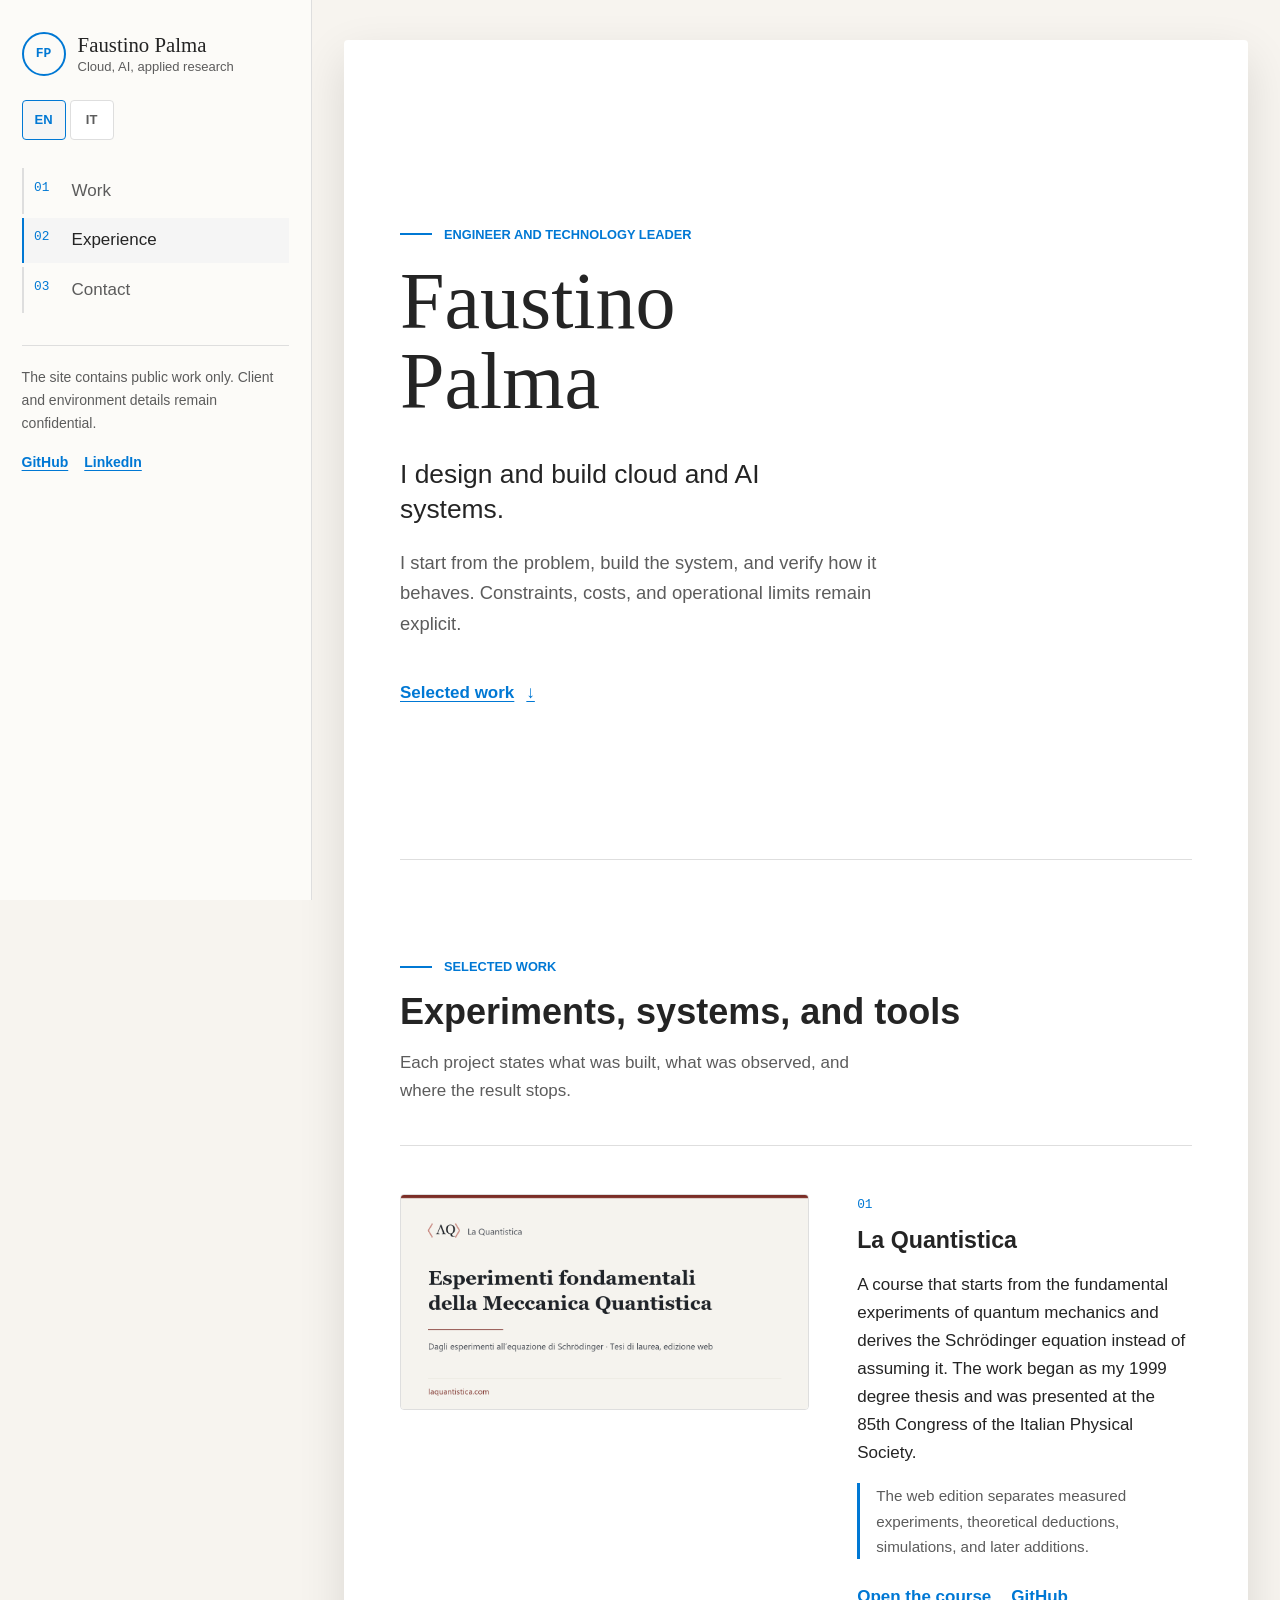
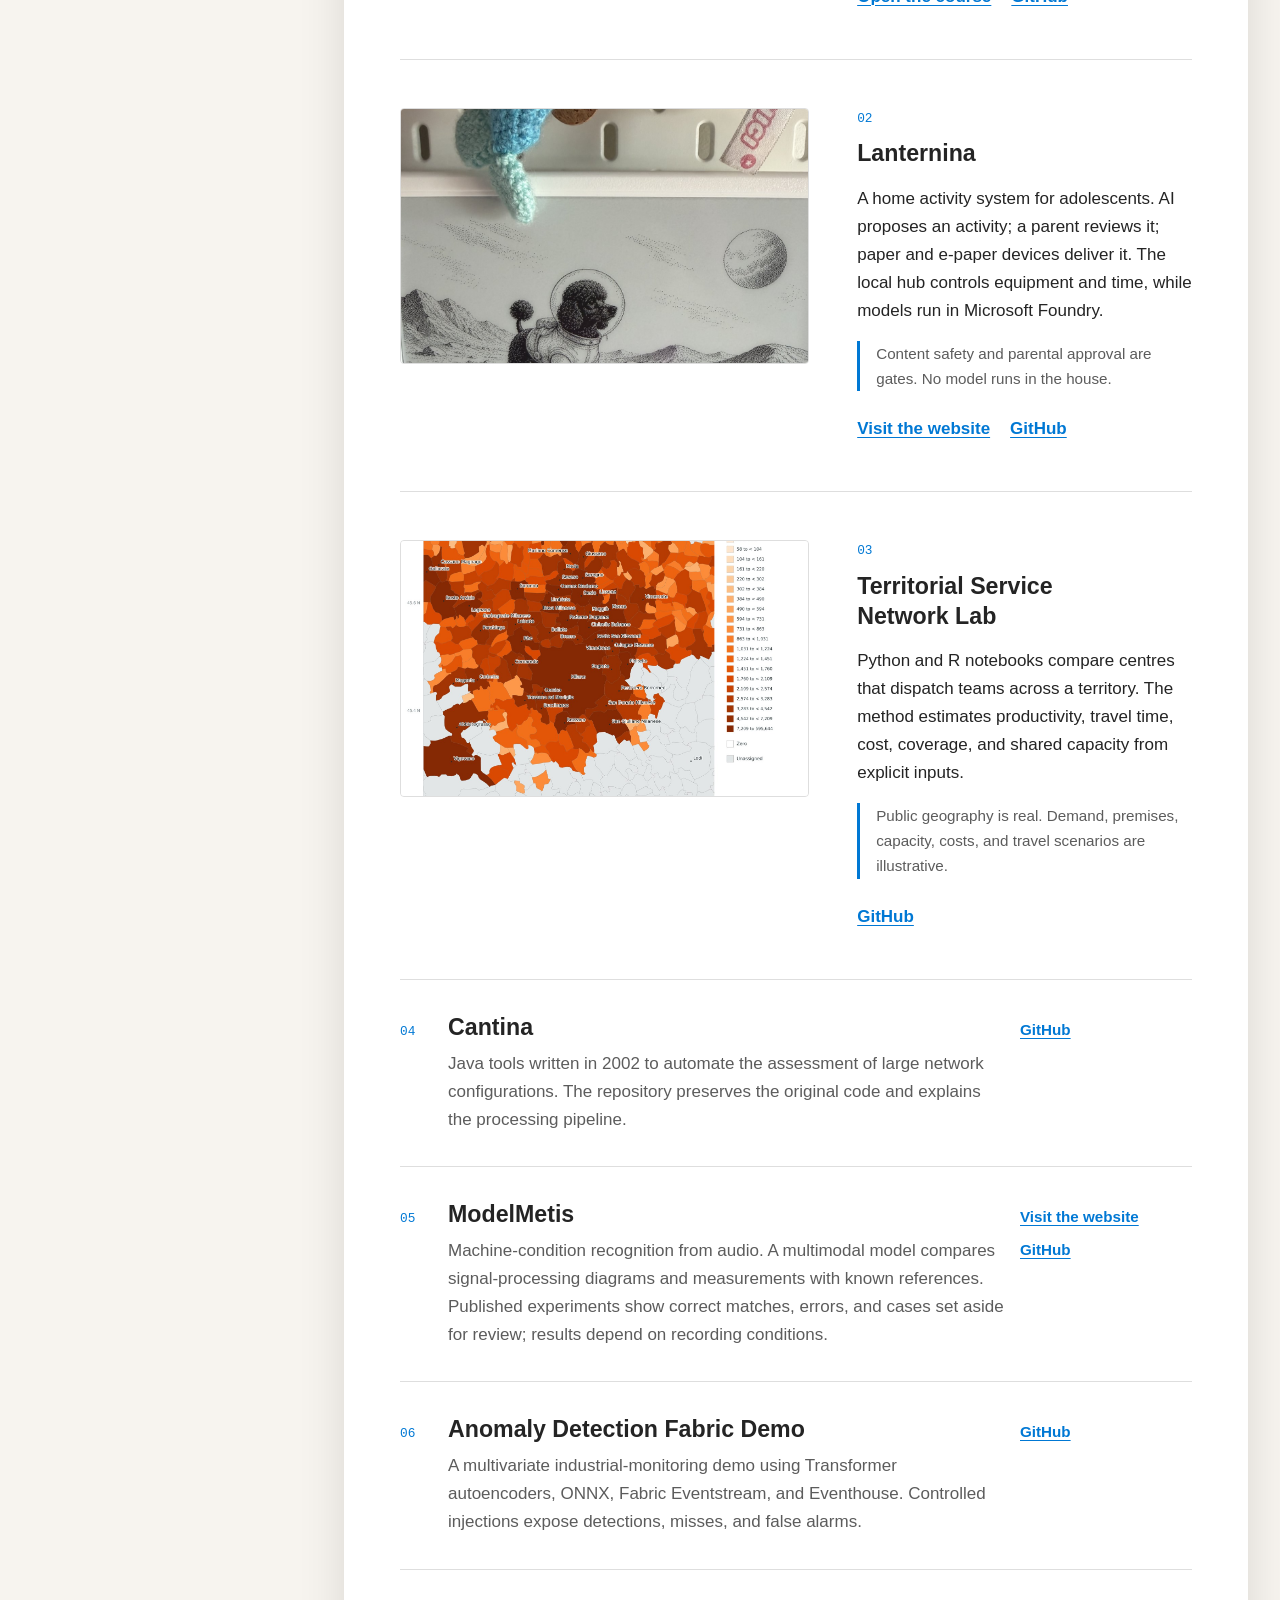
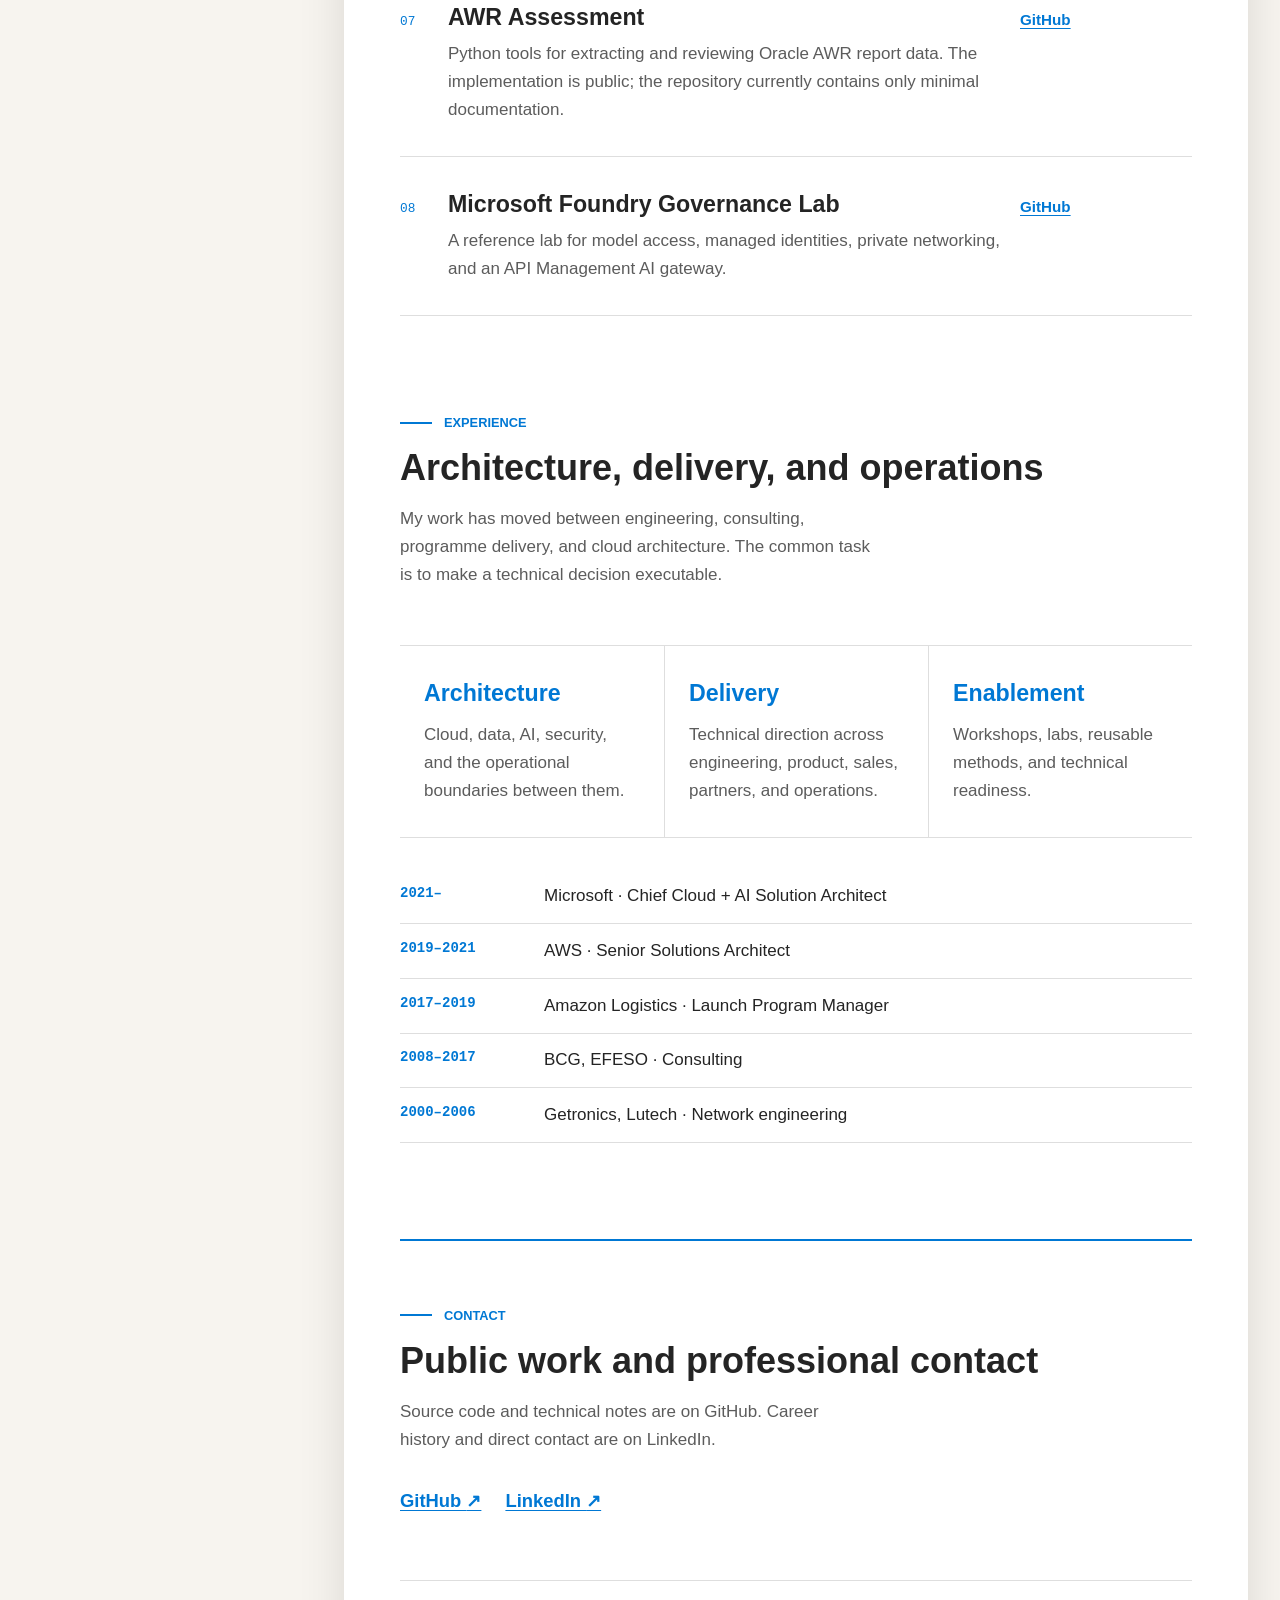
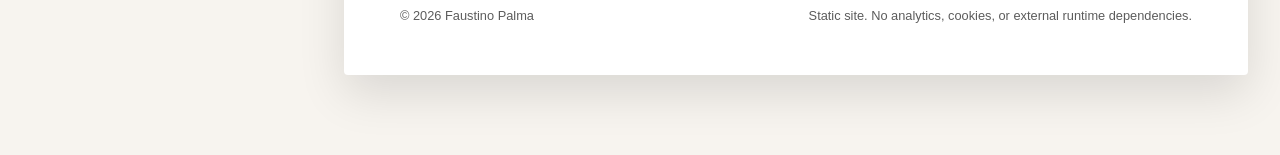
<file: index.html>
<!doctype html>
<html lang="en" data-theme="light">
<head>
  <meta charset="UTF-8">
  <meta name="viewport" content="width=device-width, initial-scale=1">
  <script>
    (() => {
      const param = new URLSearchParams(window.location.search).get("scoutTheme");
      const theme =
        param || (window.matchMedia("(prefers-color-scheme: dark)").matches ? "dark" : "light");
      document.documentElement.setAttribute("data-theme", theme);
    })();
  </script>
  <title>Faustino Palma | Cloud, AI, and applied research</title>
  <meta name="description" content="Faustino Palma designs and builds cloud and AI systems, from architecture to verified operation.">
  <meta name="author" content="Faustino Palma">
  <link rel="canonical" href="https://faustinopalma.github.io/">
  <meta property="og:type" content="website">
  <meta property="og:title" content="Faustino Palma | Cloud, AI, and applied research">
  <meta property="og:description" content="Systems, experiments, and tools built from the problem to verified operation.">
  <meta property="og:url" content="https://faustinopalma.github.io/">
  <meta property="og:image" content="https://faustinopalma.github.io/assets/quantistica.png">
  <meta name="twitter:card" content="summary_large_image">
  <link rel="stylesheet" href="styles.css">
  <script type="application/ld+json">
    {
      "@context": "https://schema.org",
      "@type": "Person",
      "name": "Faustino Palma",
      "url": "https://faustinopalma.github.io/",
      "sameAs": [
        "https://github.com/faustinopalma",
        "https://www.linkedin.com/in/faustinopalma/",
        "https://laquantistica.com/"
      ],
      "knowsAbout": ["Cloud architecture", "Artificial intelligence", "MLOps", "Microsoft Azure", "Operations research", "Quantum mechanics"]
    }
  </script>
</head>
<body>
  <a class="skip-link" href="#content" data-en="Skip to content" data-it="Vai al contenuto">Skip to content</a>
  <button class="menu-button" type="button" aria-controls="sidebar" aria-expanded="false" title="Open navigation">
    <span aria-hidden="true">☰</span><span class="sr-only" data-en="Open navigation" data-it="Apri la navigazione">Open navigation</span>
  </button>
  <div class="scrim" hidden></div>

  <div class="layout">
    <header class="sidebar" id="sidebar">
      <a class="brand" href="#top" aria-label="Faustino Palma, home">
        <span class="brand-mark" aria-hidden="true">FP</span>
        <span class="brand-name">Faustino Palma</span>
        <small data-en="Cloud, AI, applied research" data-it="Cloud, AI, ricerca applicata">Cloud, AI, applied research</small>
      </a>

      <div class="language" role="group" aria-label="Language">
        <button type="button" data-language="en" aria-pressed="true">EN</button>
        <button type="button" data-language="it" aria-pressed="false">IT</button>
      </div>

      <nav aria-label="Main navigation">
        <a href="#work"><span class="nav-number">01</span><span data-en="Work" data-it="Progetti">Work</span></a>
        <a href="#experience"><span class="nav-number">02</span><span data-en="Experience" data-it="Esperienza">Experience</span></a>
        <a href="#contact"><span class="nav-number">03</span><span data-en="Contact" data-it="Contatti">Contact</span></a>
      </nav>

      <p class="side-note" data-en="The site contains public work only. Client and environment details remain confidential." data-it="Il sito contiene solo lavori pubblici. I dettagli relativi a clienti e ambienti restano riservati.">The site contains public work only. Client and environment details remain confidential.</p>
      <div class="side-links">
        <a href="https://github.com/faustinopalma" rel="me">GitHub</a>
        <a href="https://www.linkedin.com/in/faustinopalma/" rel="me">LinkedIn</a>
      </div>
    </header>

    <main class="content" id="content" tabindex="-1">
      <article class="page">
        <section class="hero full" id="top" aria-labelledby="hero-title">
          <p class="eyebrow" data-en="Engineer and technology leader" data-it="Ingegnere e responsabile tecnologico">Engineer and technology leader</p>
          <h1 id="hero-title">Faustino Palma</h1>
          <p class="hero-line" data-en="I design and build cloud and AI systems." data-it="Progetto e realizzo sistemi cloud e di intelligenza artificiale.">I design and build cloud and AI systems.</p>
          <p class="hero-detail" data-en="I start from the problem, build the system, and verify how it behaves. Constraints, costs, and operational limits remain explicit." data-it="Parto dal problema, costruisco il sistema e ne verifico il comportamento. Vincoli, costi e limiti operativi restano espliciti.">I start from the problem, build the system, and verify how it behaves. Constraints, costs, and operational limits remain explicit.</p>
          <a class="text-link" href="#work"><span data-en="Selected work" data-it="Progetti selezionati">Selected work</span><span aria-hidden="true">↓</span></a>
        </section>

        <section id="work" class="section-heading" aria-labelledby="work-title">
          <p class="eyebrow" data-en="Selected work" data-it="Progetti selezionati">Selected work</p>
          <h2 id="work-title" data-en="Experiments, systems, and tools" data-it="Esperimenti, sistemi e strumenti">Experiments, systems, and tools</h2>
          <p data-en="Each project states what was built, what was observed, and where the result stops." data-it="Ogni progetto indica che cosa è stato costruito, che cosa è stato osservato e dove termina il risultato.">Each project states what was built, what was observed, and where the result stops.</p>
        </section>

        <section class="project project-primary full" aria-labelledby="project-quantistica">
          <figure class="project-image">
            <img src="assets/quantistica.png" width="1200" height="630" alt="La Quantistica course cover: Fundamental Experiments of Quantum Mechanics" loading="eager">
          </figure>
          <div class="project-copy">
            <p class="project-number">01</p>
            <h3 id="project-quantistica">La Quantistica</h3>
            <p data-en="A course that starts from the fundamental experiments of quantum mechanics and derives the Schrödinger equation instead of assuming it. The work began as my 1999 degree thesis and was presented at the 85th Congress of the Italian Physical Society." data-it="Un corso che parte dagli esperimenti fondamentali della meccanica quantistica e ricava l’equazione di Schrödinger invece di assumerla. Il lavoro nasce dalla mia tesi di laurea del 1999 ed è stato presentato all’85° Congresso della Società Italiana di Fisica.">A course that starts from the fundamental experiments of quantum mechanics and derives the Schrödinger equation instead of assuming it. The work began as my 1999 degree thesis and was presented at the 85th Congress of the Italian Physical Society.</p>
            <p class="project-limit" data-en="The web edition separates measured experiments, theoretical deductions, simulations, and later additions." data-it="L’edizione web distingue esperimenti misurati, deduzioni teoriche, simulazioni e aggiunte successive.">The web edition separates measured experiments, theoretical deductions, simulations, and later additions.</p>
            <div class="project-links">
              <a href="https://laquantistica.com/" data-en="Open the course" data-it="Apri il corso">Open the course</a>
              <a href="https://github.com/faustinopalma/laquantistica">GitHub</a>
            </div>
          </div>
        </section>

        <section class="project full" aria-labelledby="project-lanternina">
          <figure class="project-image">
            <img src="assets/lanternina.jpg" width="1200" height="1600" alt="Lanternina e-paper display mounted in a room" loading="lazy">
          </figure>
          <div class="project-copy">
            <p class="project-number">02</p>
            <h3 id="project-lanternina">Lanternina</h3>
            <p data-en="A home activity system for adolescents. AI proposes an activity; a parent reviews it; paper and e-paper devices deliver it. The local hub controls equipment and time, while models run in Microsoft Foundry." data-it="Un sistema domestico di attività per adolescenti. L’AI propone un’attività; un genitore la rivede; carta e display e-paper la rendono disponibile. L’hub locale controlla dispositivi e tempi, mentre i modelli operano in Microsoft Foundry.">A home activity system for adolescents. AI proposes an activity; a parent reviews it; paper and e-paper devices deliver it. The local hub controls equipment and time, while models run in Microsoft Foundry.</p>
            <p class="project-limit" data-en="Content safety and parental approval are gates. No model runs in the house." data-it="La sicurezza dei contenuti e l’approvazione del genitore sono passaggi obbligati. Nessun modello opera in casa.">Content safety and parental approval are gates. No model runs in the house.</p>
            <div class="project-links">
              <a href="https://www.lanternina.com/" data-en="Visit the website" data-it="Visita il sito">Visit the website</a>
              <a href="https://github.com/faustinopalma/lanternina">GitHub</a>
            </div>
          </div>
        </section>

        <section class="project full" aria-labelledby="project-territorial">
          <figure class="project-image map-image">
            <img src="assets/territorial.jpg" width="1481" height="1800" alt="Map of modelled daily logistics savings around Milan" loading="lazy">
          </figure>
          <div class="project-copy">
            <p class="project-number">03</p>
            <h3 id="project-territorial">Territorial Service Network Lab</h3>
            <p data-en="Python and R notebooks compare centres that dispatch teams across a territory. The method estimates productivity, travel time, cost, coverage, and shared capacity from explicit inputs." data-it="Notebook Python e R confrontano centri che inviano squadre su un territorio. Il metodo stima produttività, tempi di viaggio, costi, copertura e capacità condivisa a partire da dati espliciti.">Python and R notebooks compare centres that dispatch teams across a territory. The method estimates productivity, travel time, cost, coverage, and shared capacity from explicit inputs.</p>
            <p class="project-limit" data-en="Public geography is real. Demand, premises, capacity, costs, and travel scenarios are illustrative." data-it="La geografia pubblica è reale. Domanda, sedi, capacità, costi e scenari di viaggio sono illustrativi.">Public geography is real. Demand, premises, capacity, costs, and travel scenarios are illustrative.</p>
            <div class="project-links"><a href="https://github.com/faustinopalma/territorial-service-network-lab">GitHub</a></div>
          </div>
        </section>

        <section class="project-index full" aria-label="More selected projects">
          <article class="project-row">
            <p class="project-number">04</p>
            <div><h3>Cantina</h3><p data-en="Java tools written in 2002 to automate the assessment of large network configurations. The repository preserves the original code and explains the processing pipeline." data-it="Strumenti Java scritti nel 2002 per automatizzare l’analisi di configurazioni di rete estese. Il repository conserva il codice originale e descrive la catena di elaborazione.">Java tools written in 2002 to automate the assessment of large network configurations. The repository preserves the original code and explains the processing pipeline.</p></div>
            <a href="https://github.com/faustinopalma/cantina" aria-label="Cantina on GitHub">GitHub</a>
          </article>
          <article class="project-row">
            <p class="project-number">05</p>
            <div><h3>ModelMetis</h3><p data-en="Machine-condition recognition from audio. A multimodal model compares signal-processing diagrams and measurements with known references. Published experiments show correct matches, errors, and cases set aside for review; results depend on recording conditions." data-it="Riconoscimento delle condizioni delle macchine dal rumore. Un modello multimodale confronta diagrammi e misure del segnale con riferimenti noti. Gli esperimenti pubblicati mostrano riconoscimenti corretti, errori e casi rinviati alla revisione; i risultati dipendono dalle condizioni di registrazione.">Machine-condition recognition from audio. A multimodal model compares signal-processing diagrams and measurements with known references. Published experiments show correct matches, errors, and cases set aside for review; results depend on recording conditions.</p></div>
            <div class="project-links">
              <a href="https://faustinopalma.github.io/ModelMetis/" data-en="Visit the website" data-it="Visita il sito">Visit the website</a>
              <a href="https://github.com/faustinopalma/ModelMetis" aria-label="ModelMetis on GitHub">GitHub</a>
            </div>
          </article>
          <article class="project-row">
            <p class="project-number">06</p>
            <div><h3>Anomaly Detection Fabric Demo</h3><p data-en="A multivariate industrial-monitoring demo using Transformer autoencoders, ONNX, Fabric Eventstream, and Eventhouse. Controlled injections expose detections, misses, and false alarms." data-it="Una dimostrazione di monitoraggio industriale multivariato con autoencoder Transformer, ONNX, Fabric Eventstream ed Eventhouse. Iniezioni controllate rendono visibili rilevamenti, mancate rilevazioni e falsi allarmi.">A multivariate industrial-monitoring demo using Transformer autoencoders, ONNX, Fabric Eventstream, and Eventhouse. Controlled injections expose detections, misses, and false alarms.</p></div>
            <a href="https://github.com/faustinopalma/anomaly-detection-fabric-demo" aria-label="Anomaly Detection Fabric Demo on GitHub">GitHub</a>
          </article>
          <article class="project-row">
            <p class="project-number">07</p>
            <div><h3>AWR Assessment</h3><p data-en="Python tools for extracting and reviewing Oracle AWR report data. The implementation is public; the repository currently contains only minimal documentation." data-it="Strumenti Python per estrarre e analizzare dati dai report Oracle AWR. L’implementazione è pubblica; il repository contiene al momento una documentazione minima.">Python tools for extracting and reviewing Oracle AWR report data. The implementation is public; the repository currently contains only minimal documentation.</p></div>
            <a href="https://github.com/faustinopalma/awr_assessment" aria-label="AWR Assessment on GitHub">GitHub</a>
          </article>
          <article class="project-row">
            <p class="project-number">08</p>
            <div><h3>Microsoft Foundry Governance Lab</h3><p data-en="A reference lab for model access, managed identities, private networking, and an API Management AI gateway." data-it="Un laboratorio di riferimento per accesso ai modelli, identità gestite, rete privata e AI Gateway su API Management.">A reference lab for model access, managed identities, private networking, and an API Management AI gateway.</p></div>
            <a href="https://github.com/faustinopalma/foundry-governance-lab" aria-label="Foundry Governance Lab on GitHub">GitHub</a>
          </article>
        </section>

        <section id="experience" class="section-heading" aria-labelledby="experience-title">
          <p class="eyebrow" data-en="Experience" data-it="Esperienza">Experience</p>
          <h2 id="experience-title" data-en="Architecture, delivery, and operations" data-it="Architettura, realizzazione e operazioni">Architecture, delivery, and operations</h2>
          <p data-en="My work has moved between engineering, consulting, programme delivery, and cloud architecture. The common task is to make a technical decision executable." data-it="Il mio lavoro attraversa ingegneria, consulenza, gestione di programmi e architetture cloud. Il compito comune è rendere eseguibile una decisione tecnica.">My work has moved between engineering, consulting, programme delivery, and cloud architecture. The common task is to make a technical decision executable.</p>
        </section>
        <div class="experience-areas full">
          <div><h3 data-en="Architecture" data-it="Architettura">Architecture</h3><p data-en="Cloud, data, AI, security, and the operational boundaries between them." data-it="Cloud, dati, AI, sicurezza e i confini operativi tra questi ambiti.">Cloud, data, AI, security, and the operational boundaries between them.</p></div>
          <div><h3 data-en="Delivery" data-it="Realizzazione">Delivery</h3><p data-en="Technical direction across engineering, product, sales, partners, and operations." data-it="Direzione tecnica tra engineering, prodotto, vendita, partner e operazioni.">Technical direction across engineering, product, sales, partners, and operations.</p></div>
          <div><h3 data-en="Enablement" data-it="Enablement">Enablement</h3><p data-en="Workshops, labs, reusable methods, and technical readiness." data-it="Workshop, laboratori, metodi riutilizzabili e preparazione tecnica.">Workshops, labs, reusable methods, and technical readiness.</p></div>
        </div>
        <div class="career full" aria-label="Career history">
          <p><strong>2021–</strong><span data-en="Microsoft · Chief Cloud + AI Solution Architect" data-it="Microsoft · Chief Cloud + AI Solution Architect">Microsoft · Chief Cloud + AI Solution Architect</span></p>
          <p><strong>2019–2021</strong><span>AWS · Senior Solutions Architect</span></p>
          <p><strong>2017–2019</strong><span>Amazon Logistics · Launch Program Manager</span></p>
          <p><strong>2008–2017</strong><span>BCG, EFESO · Consulting</span></p>
          <p><strong>2000–2006</strong><span data-en="Getronics, Lutech · Network engineering" data-it="Getronics, Lutech · Ingegneria di rete">Getronics, Lutech · Network engineering</span></p>
        </div>

        <section id="contact" class="contact full" aria-labelledby="contact-title">
          <p class="eyebrow" data-en="Contact" data-it="Contatti">Contact</p>
          <h2 id="contact-title" data-en="Public work and professional contact" data-it="Lavori pubblici e contatto professionale">Public work and professional contact</h2>
          <p data-en="Source code and technical notes are on GitHub. Career history and direct contact are on LinkedIn." data-it="Codice sorgente e note tecniche sono su GitHub. Percorso professionale e contatto diretto sono su LinkedIn.">Source code and technical notes are on GitHub. Career history and direct contact are on LinkedIn.</p>
          <div class="contact-links">
            <a href="https://github.com/faustinopalma">GitHub <span aria-hidden="true">↗</span></a>
            <a href="https://www.linkedin.com/in/faustinopalma/">LinkedIn <span aria-hidden="true">↗</span></a>
          </div>
        </section>

        <footer class="footer full">
          <p>© <span id="year">2026</span> Faustino Palma</p>
          <p data-en="Static site. No analytics, cookies, or external runtime dependencies." data-it="Sito statico. Nessun sistema di analisi, cookie o dipendenza esterna a runtime.">Static site. No analytics, cookies, or external runtime dependencies.</p>
        </footer>
      </article>
    </main>
  </div>
  <script src="script.js"></script>
</body>
</html>
</file>
<file: styles.css>
:root {
  color-scheme: light;
  --cp-bg: #f7f4ef;
  --cp-bg-elevated: #fcfbf8;
  --cp-surface: #ffffff;
  --cp-surface-soft: #f5f5f5;
  --cp-border: #dedede;
  --cp-border-strong: #919191;
  --cp-text: #242424;
  --cp-text-muted: #5c5c5c;
  --cp-text-soft: #6f6f6f;
  --cp-accent: #b11f4b;
  --cp-accent-hover: #9a1a41;
  --cp-accent-soft: rgba(177, 31, 75, 0.08);
  --cp-accent-fg: #ffffff;
  --cp-success: #16a34a;
  --cp-danger: #dc2626;
  --cp-warning: #f59e0b;
  --cp-link: #0078d4;
  --cp-shadow: 0 18px 48px rgba(0, 0, 0, 0.12);
  --cp-overlay: rgba(255, 255, 255, 0.8);
  --cp-panel: rgba(255, 255, 255, 0.86);
  --cp-panel-strong: rgba(255, 255, 255, 0.96);
  --cp-sheen: rgba(255, 255, 255, 0.55);
  --cp-highlight: rgba(177, 31, 75, 0.12);
}

html[data-theme="dark"] {
  color-scheme: dark;
  --cp-bg: #3d3b3a;
  --cp-bg-elevated: #343231;
  --cp-surface: #292929;
  --cp-surface-soft: #2e2e2e;
  --cp-border: #474747;
  --cp-border-strong: #5f5f5f;
  --cp-text: #dedede;
  --cp-text-muted: #919191;
  --cp-text-soft: #b0b0b0;
  --cp-accent: #fd8ea1;
  --cp-accent-hover: #fb7b91;
  --cp-accent-soft: rgba(253, 142, 161, 0.14);
  --cp-accent-fg: #1a1a1a;
  --cp-success: #4ade80;
  --cp-danger: #f87171;
  --cp-warning: #fbbf24;
  --cp-link: #4da6ff;
  --cp-shadow: 0 18px 48px rgba(0, 0, 0, 0.32);
  --cp-overlay: rgba(41, 41, 41, 0.88);
  --cp-panel: rgba(41, 41, 41, 0.72);
  --cp-panel-strong: rgba(41, 41, 41, 0.96);
  --cp-sheen: rgba(255, 255, 255, 0.04);
  --cp-highlight: rgba(253, 142, 161, 0.12);
}

*,
*::before,
*::after {
  box-sizing: border-box;
}

html {
  scroll-behavior: smooth;
  -webkit-text-size-adjust: 100%;
}

body {
  margin: 0;
  background: var(--cp-bg);
  color: var(--cp-text);
  font-family: "Segoe UI", Aptos, Calibri, -apple-system, BlinkMacSystemFont, sans-serif;
  font-size: 1.0625rem;
  line-height: 1.65;
  letter-spacing: 0;
  -webkit-font-smoothing: antialiased;
}

button,
a {
  font: inherit;
  -webkit-tap-highlight-color: var(--cp-highlight);
}

button {
  color: inherit;
  cursor: pointer;
}

a {
  color: var(--cp-link);
  text-decoration-thickness: 1px;
  text-underline-offset: 0.18em;
}

a:hover {
  text-decoration-thickness: 2px;
}

:focus-visible {
  outline: 3px solid var(--cp-link);
  outline-offset: 4px;
}

img {
  display: block;
  max-width: 100%;
  height: auto;
}

figure,
h1,
h2,
h3,
p,
dl,
dd {
  margin: 0;
}

.sr-only {
  position: absolute;
  width: 1px;
  height: 1px;
  padding: 0;
  overflow: hidden;
  clip-path: inset(50%);
  white-space: nowrap;
  border: 0;
}

.skip-link {
  position: fixed;
  z-index: 300;
  top: 0;
  left: -9999px;
  padding: 0.75rem 1rem;
  background: var(--cp-link);
  color: var(--cp-surface);
  border-radius: 0 0 4px 0;
  font-weight: 700;
}

.skip-link:focus {
  left: 0;
}

.layout {
  display: flex;
  min-height: 100vh;
}

.sidebar {
  position: sticky;
  top: 0;
  align-self: flex-start;
  width: 19.5rem;
  height: 100vh;
  flex: 0 0 19.5rem;
  padding: 2rem 1.35rem;
  overflow-y: auto;
  background: var(--cp-bg-elevated);
  border-right: 1px solid var(--cp-border);
}

.brand {
  display: grid;
  grid-template-columns: 2.75rem 1fr;
  column-gap: 0.75rem;
  align-items: center;
  color: var(--cp-text);
  text-decoration: none;
}

.brand-mark {
  grid-row: span 2;
  display: grid;
  place-items: center;
  width: 2.75rem;
  height: 2.75rem;
  border: 2px solid var(--cp-link);
  border-radius: 50%;
  color: var(--cp-link);
  font-family: Consolas, "Courier New", Courier, monospace;
  font-size: 0.8125rem;
  font-weight: 700;
}

.brand-name {
  font-family: "Palatino Linotype", "Book Antiqua", Georgia, serif;
  font-size: 1.3rem;
  line-height: 1.15;
}

.brand small {
  color: var(--cp-text-muted);
  font-size: 0.8125rem;
  line-height: 1.35;
}

.language {
  display: flex;
  gap: 0.25rem;
  margin: 1.5rem 0 0;
}

.language button {
  min-width: 2.75rem;
  height: 2.5rem;
  padding: 0;
  border: 1px solid var(--cp-border);
  border-radius: 4px;
  background: var(--cp-surface);
  color: var(--cp-text-muted);
  font-size: 0.8125rem;
  font-weight: 700;
}

.language button[aria-pressed="true"] {
  border-color: var(--cp-link);
  color: var(--cp-link);
  background: var(--cp-surface-soft);
}

.sidebar nav {
  display: grid;
  gap: 0.25rem;
  margin-top: 1.75rem;
}

.sidebar nav a {
  display: grid;
  grid-template-columns: 2rem 1fr;
  gap: 0.35rem;
  padding: 0.55rem 0.65rem;
  color: var(--cp-text-muted);
  text-decoration: none;
  border-left: 2px solid var(--cp-border);
}

.sidebar nav a:hover,
.sidebar nav a[aria-current="true"] {
  color: var(--cp-text);
  border-left-color: var(--cp-link);
  background: var(--cp-surface-soft);
}

.nav-number,
.project-number,
.method-list > li > span {
  color: var(--cp-link);
  font-family: Consolas, "Courier New", Courier, monospace;
  font-size: 0.8rem;
  font-variant-numeric: tabular-nums;
}

.side-note {
  margin-top: 2rem;
  padding-top: 1.25rem;
  border-top: 1px solid var(--cp-border);
  color: var(--cp-text-muted);
  font-size: 0.875rem;
}

.side-links {
  display: flex;
  gap: 1rem;
  margin-top: 1rem;
  font-size: 0.875rem;
  font-weight: 700;
}

.content {
  flex: 1 1 auto;
  min-width: 0;
  display: flex;
  justify-content: center;
  padding: 2.5rem 2rem 5rem;
}

.page {
  display: grid;
  grid-template-columns: [full-start text-start] minmax(0, 1fr) [text-end full-end];
  width: 100%;
  max-width: 68rem;
  padding: 3rem 3.5rem;
  background: var(--cp-surface);
  box-shadow: var(--cp-shadow);
  border-radius: 4px;
}

.page > * {
  grid-column: text;
  min-width: 0;
}

.page > .full {
  grid-column: full;
}

.hero {
  display: grid;
  align-content: center;
  min-height: calc(100vh - 8rem);
  padding: 5rem 0 6rem;
  border-bottom: 1px solid var(--cp-border);
}

.eyebrow {
  display: flex;
  align-items: center;
  gap: 0.75rem;
  color: var(--cp-link);
  font-size: 0.8rem;
  font-weight: 700;
  text-transform: uppercase;
  letter-spacing: 0;
}

.eyebrow::before {
  content: "";
  width: 2rem;
  height: 2px;
  flex: none;
  background: var(--cp-link);
}

h1,
h2,
h3 {
  text-wrap: balance;
}

h1 {
  max-width: 12ch;
  margin-top: 1rem;
  font-family: "Palatino Linotype", "Book Antiqua", Georgia, serif;
  font-size: 5rem;
  font-weight: 400;
  line-height: 1;
  letter-spacing: 0;
}

h2 {
  margin-top: 0.85rem;
  font-size: 2.25rem;
  line-height: 1.18;
  letter-spacing: 0;
}

h3 {
  font-size: 1.45rem;
  line-height: 1.3;
  letter-spacing: 0;
}

.hero-line {
  max-width: 28ch;
  margin-top: 2.25rem;
  font-size: 1.65rem;
  line-height: 1.35;
}

.hero-detail {
  max-width: 48ch;
  margin-top: 1.25rem;
  color: var(--cp-text-muted);
  font-size: 1.15rem;
}

.text-link {
  display: inline-flex;
  align-items: center;
  gap: 0.75rem;
  width: fit-content;
  margin-top: 2.5rem;
  font-weight: 700;
}

.section-heading {
  padding: 6rem 0 2.5rem;
}

.section-heading > p:last-child {
  max-width: 50ch;
  margin-top: 1rem;
  color: var(--cp-text-muted);
}

.project {
  display: grid;
  grid-template-columns: minmax(0, 1.1fr) minmax(18rem, 0.9fr);
  gap: 3rem;
  align-items: start;
  padding: 3rem 0;
  border-top: 1px solid var(--cp-border);
}

.project-image {
  min-width: 0;
  background: var(--cp-surface-soft);
  border: 1px solid var(--cp-border);
  border-radius: 4px;
  overflow: hidden;
}

.project-image img {
  width: 100%;
  aspect-ratio: 16 / 10;
  object-fit: cover;
}

.project-primary .project-image img {
  aspect-ratio: 1200 / 630;
}

.project-image.map-image img {
  object-fit: cover;
  object-position: center 46%;
}

.project-copy h3 {
  margin-top: 0.6rem;
}

.project-copy > p:not(.project-number) {
  margin-top: 1rem;
}

.project-limit {
  padding-left: 1rem;
  border-left: 3px solid var(--cp-link);
  color: var(--cp-text-muted);
  font-size: 0.95rem;
}

.project-links {
  display: flex;
  flex-wrap: wrap;
  gap: 1.25rem;
  margin-top: 1.5rem;
  font-weight: 700;
}

.project-index {
  border-top: 1px solid var(--cp-border);
}

.project-row {
  display: grid;
  grid-template-columns: 2rem minmax(0, 1fr) 10.75rem;
  gap: 1rem;
  align-items: baseline;
  padding: 2rem 0;
  border-bottom: 1px solid var(--cp-border);
}

.project-row h3 {
  margin-bottom: 0.5rem;
}

.project-row p:not(.project-number) {
  max-width: 52rem;
  color: var(--cp-text-muted);
}

.project-row > a {
  font-size: 0.95rem;
  font-weight: 700;
}

.project-row > .project-links {
  flex-direction: column;
  align-items: flex-start;
  gap: 0.5rem;
  margin-top: 0;
  font-size: 0.95rem;
}

.wide-figure {
  margin: 3rem 0;
}

.wide-figure img {
  width: 100%;
  border: 1px solid var(--cp-border);
  border-radius: 4px;
}

figcaption {
  max-width: 52rem;
  margin-top: 0.75rem;
  color: var(--cp-text-muted);
  font-size: 0.875rem;
}

.method-list {
  display: grid;
  grid-template-columns: repeat(3, minmax(0, 1fr));
  gap: 0;
  padding: 0;
  list-style: none;
  border-top: 1px solid var(--cp-border);
  border-bottom: 1px solid var(--cp-border);
}

.method-list li {
  display: grid;
  grid-template-columns: 2rem 1fr;
  gap: 0.75rem;
  padding: 2rem;
}

.method-list li + li {
  border-left: 1px solid var(--cp-border);
}

.method-list p {
  margin-top: 0.65rem;
  color: var(--cp-text-muted);
}

.experience-areas {
  display: grid;
  grid-template-columns: repeat(3, minmax(0, 1fr));
  margin-top: 1rem;
  border-top: 1px solid var(--cp-border);
  border-bottom: 1px solid var(--cp-border);
}

.experience-areas div {
  padding: 2rem 1.5rem;
}

.experience-areas div + div {
  border-left: 1px solid var(--cp-border);
}

.experience-areas h3 {
  color: var(--cp-link);
}

.experience-areas p {
  margin-top: 0.75rem;
  color: var(--cp-text-muted);
}

.career {
  padding: 2rem 0 0;
}

.career p {
  display: grid;
  grid-template-columns: 8rem 1fr;
  gap: 1rem;
  padding: 0.8rem 0;
  border-bottom: 1px solid var(--cp-border);
}

.career strong {
  color: var(--cp-link);
  font-family: Consolas, "Courier New", Courier, monospace;
  font-size: 0.875rem;
}

.contact {
  margin-top: 6rem;
  padding: 4rem 0;
  border-top: 2px solid var(--cp-link);
  border-bottom: 1px solid var(--cp-border);
}

.contact > p:not(.eyebrow) {
  max-width: 48ch;
  margin-top: 1rem;
  color: var(--cp-text-muted);
}

.contact-links {
  display: flex;
  gap: 1.5rem;
  margin-top: 2rem;
  font-size: 1.15rem;
  font-weight: 700;
}

.footer {
  display: flex;
  justify-content: space-between;
  gap: 2rem;
  padding: 1.5rem 0 0;
  color: var(--cp-text-muted);
  font-size: 0.8rem;
}

.menu-button,
.scrim {
  display: none;
}

body:not([data-ready]) .hero > * {
  opacity: 0;
  transform: translateY(10px);
}

body[data-ready] .hero > * {
  animation: reveal 420ms ease-out both;
}

body[data-ready] .hero > :nth-child(2) { animation-delay: 60ms; }
body[data-ready] .hero > :nth-child(3) { animation-delay: 120ms; }
body[data-ready] .hero > :nth-child(4) { animation-delay: 180ms; }
body[data-ready] .hero > :nth-child(5) { animation-delay: 240ms; }

@keyframes reveal {
  from { opacity: 0; transform: translateY(10px); }
  to { opacity: 1; transform: translateY(0); }
}

@media (max-width: 72rem) {
  .sidebar {
    width: 17.5rem;
    flex-basis: 17.5rem;
  }

  .content {
    padding: 1.5rem 1rem 4rem;
  }

  .page {
    padding: 2.5rem 2rem;
  }

  h1 {
    font-size: 4rem;
  }

  .project {
    gap: 2rem;
  }

  .method-list li {
    padding: 1.5rem 1rem;
  }
}

@media (max-width: 62rem) {
  .menu-button {
    position: fixed;
    z-index: 210;
    top: 0.75rem;
    left: 0.75rem;
    display: grid;
    place-items: center;
    width: 2.75rem;
    height: 2.75rem;
    padding: 0;
    border: 1px solid var(--cp-border);
    border-radius: 4px;
    background: var(--cp-bg-elevated);
    color: var(--cp-link);
    box-shadow: var(--cp-shadow);
    font-size: 1.35rem;
  }

  .sidebar {
    position: fixed;
    z-index: 200;
    left: 0;
    width: 18rem;
    transform: translateX(-100%);
    transition: transform 180ms ease;
    box-shadow: var(--cp-shadow);
  }

  body.nav-open .sidebar {
    transform: none;
  }

  body.nav-open .menu-button {
    left: auto;
    right: 0.75rem;
  }

  .scrim:not([hidden]) {
    position: fixed;
    z-index: 190;
    inset: 0;
    display: block;
    background: var(--cp-overlay);
  }

  .content {
    padding: 4rem 0.75rem 3rem;
  }

  .page {
    padding: 2rem 1.25rem;
  }

  .hero {
    min-height: calc(100vh - 7rem);
  }
}

@media (max-width: 48rem) {
  h1 {
    font-size: 3.25rem;
  }

  h2 {
    font-size: 1.85rem;
  }

  .hero-line {
    font-size: 1.35rem;
  }

  .section-heading {
    padding-top: 4.5rem;
  }

  .project {
    grid-template-columns: minmax(0, 1fr);
    gap: 1.5rem;
  }

  .project-row {
    grid-template-columns: 2rem minmax(0, 1fr);
  }

  .project-row > a,
  .project-row > .project-links {
    grid-column: 2;
  }

  .method-list,
  .experience-areas {
    grid-template-columns: minmax(0, 1fr);
  }

  .method-list li + li,
  .experience-areas div + div {
    border-left: 0;
    border-top: 1px solid var(--cp-border);
  }

  .career p {
    grid-template-columns: minmax(0, 1fr);
    gap: 0.25rem;
  }

  .footer {
    display: grid;
    gap: 0.5rem;
  }
}

@media (max-width: 24rem) {
  .page {
    padding-right: 1rem;
    padding-left: 1rem;
  }

  h1 {
    font-size: 2.75rem;
  }

  .contact-links {
    display: grid;
  }
}

@media (prefers-reduced-motion: reduce) {
  html {
    scroll-behavior: auto;
  }

  *,
  *::before,
  *::after {
    animation-duration: 0.01ms !important;
    transition-duration: 0.01ms !important;
  }
}

@media print {
  .sidebar,
  .menu-button,
  .scrim {
    display: none !important;
  }

  .content,
  .page {
    padding: 0;
  }

  .page {
    max-width: none;
    box-shadow: none;
  }
}
</file>
